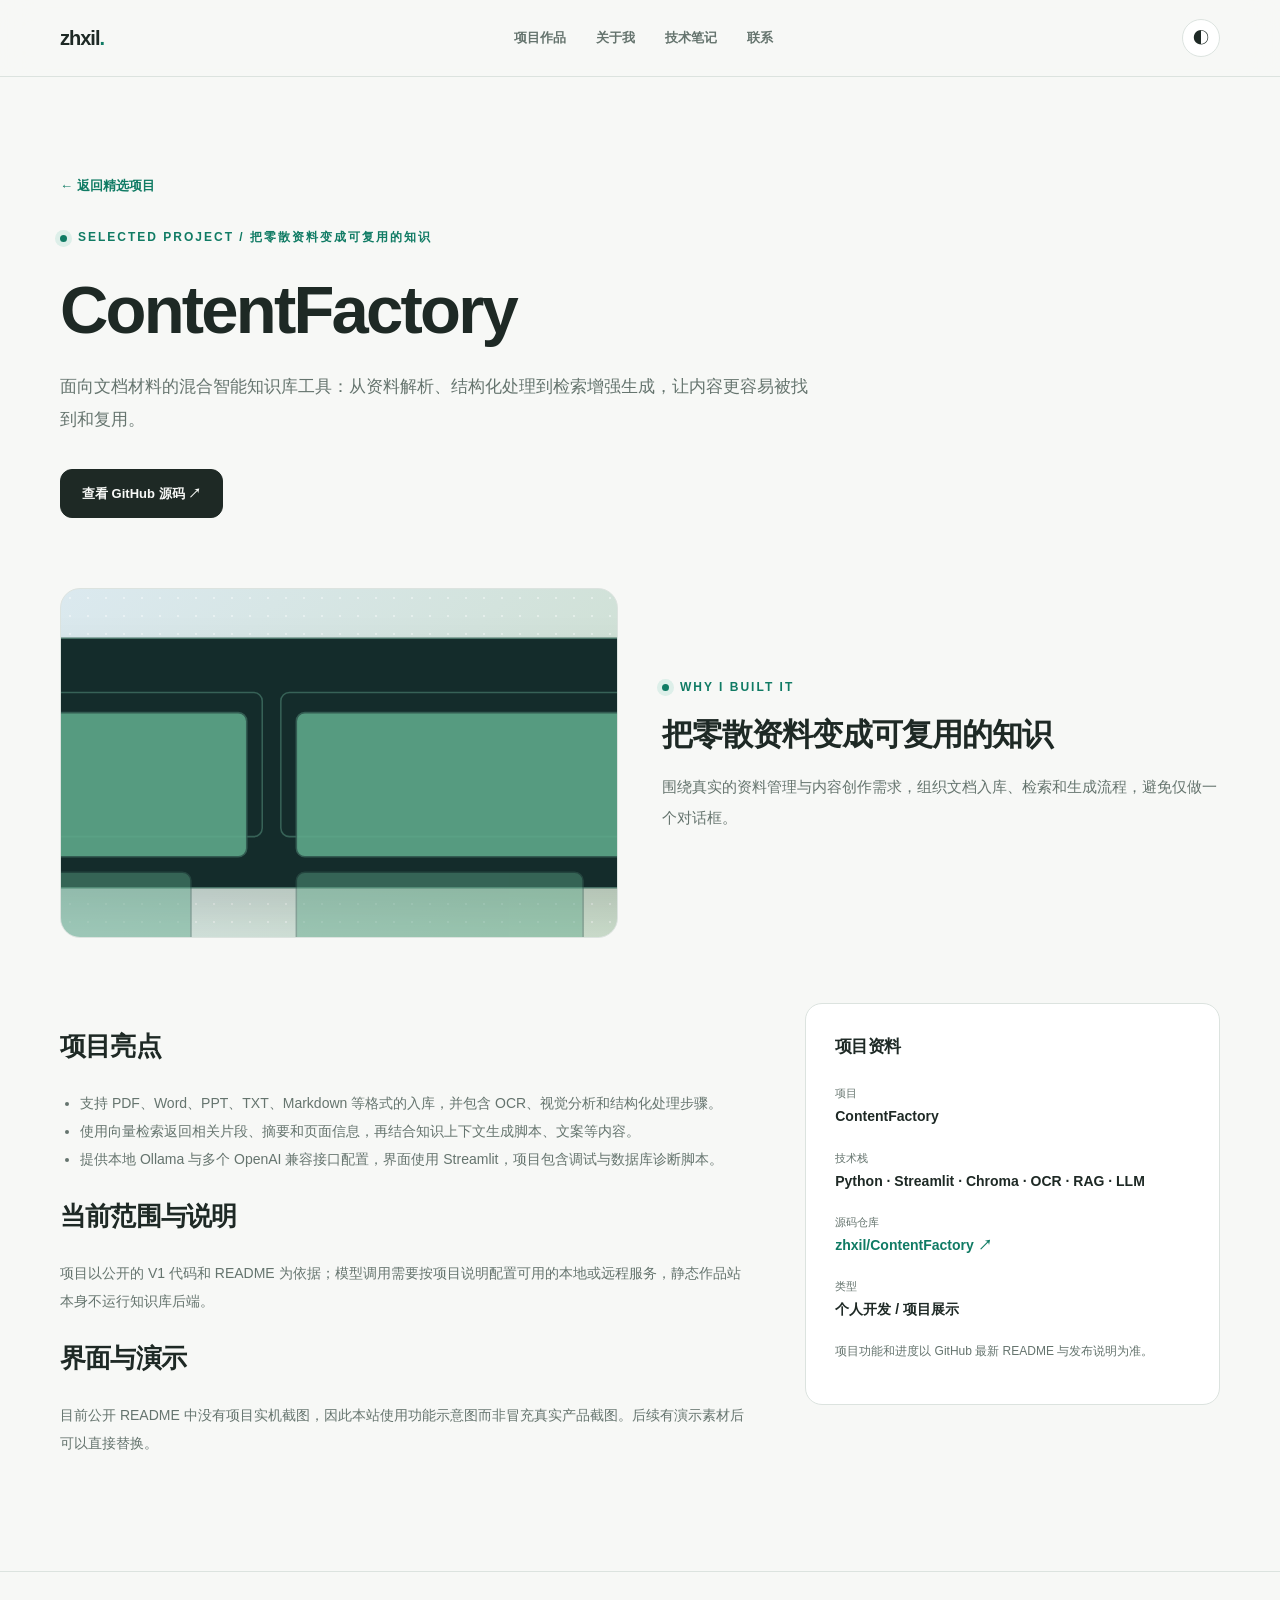
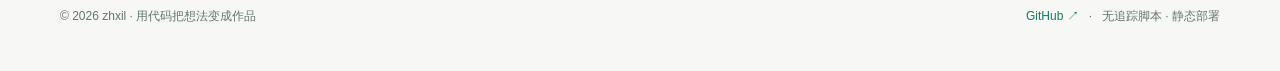
<file: projects/contentfactory.html>
<!doctype html><html lang="zh-CN"><head><meta charset="utf-8"><meta name="viewport" content="width=device-width,initial-scale=1"><meta name="theme-color" content="#f7f8f6"><meta name="description" content="面向文档材料的混合智能知识库工具：从资料解析、结构化处理到检索增强生成，让内容更容易被找到和复用。"><title>ContentFactory · zhxil</title><link rel="icon" href="../assets/favicon.svg" type="image/svg+xml"><link rel="stylesheet" href="../assets/style.css"><script defer src="../assets/site.js"></script></head><body><a href="#main" class="skip">跳转到正文</a><header class="site-header"><nav class="container nav" aria-label="主导航"><a class="brand" href="../index.html">zhxil<span class="dot">.</span></a><div class="navlinks"><a href="../index.html#work">项目作品</a><a href="../index.html#about">关于我</a><a href="../index.html#notes">技术笔记</a><a href="../index.html#contact">联系</a></div><div class="nav-actions"><button class="icon-btn" data-theme-toggle aria-label="切换明暗主题" title="切换主题">◐</button><button class="icon-btn mobile-menu" data-menu-toggle aria-label="打开导航" aria-expanded="false">☰</button></div></nav></header><main id="main"><div class="container"><section class="page-head"><a class="backlink" href="../index.html#work">← 返回精选项目</a><div class="eyebrow" style="margin-top:30px">Selected Project / 把零散资料变成可复用的知识</div><h1>ContentFactory</h1><p class="page-lead">面向文档材料的混合智能知识库工具：从资料解析、结构化处理到检索增强生成，让内容更容易被找到和复用。</p><div class="buttons"><a class="btn btn-primary" href="https://github.com/zhxil/ContentFactory" target="_blank" rel="noopener noreferrer">查看 GitHub 源码 ↗</a></div></section><div class="project-hero"><div><div class="cover ai"><div class="concept" role="img" aria-label="ContentFactory 知识处理流程装饰性示意图，并非应用截图"><div class="concept-top"><i></i><i></i><i></i></div><div class="concept-cols"><div><div class="concept-line"></div><div class="concept-line"></div><div class="concept-line"></div></div><div><div class="concept-line"></div><div class="concept-line"></div><div class="concept-line"></div><div class="concept-line" style="width:42%"></div></div></div></div></div></div><div><div class="eyebrow">Why I built it</div><h2 style="font-size:31px;letter-spacing:-1px;line-height:1.3;margin:17px 0">把零散资料变成可复用的知识</h2><p class="about-text">围绕真实的资料管理与内容创作需求，组织文档入库、检索和生成流程，避免仅做一个对话框。</p></div></div><div class="details"><article><h2>项目亮点</h2><ul><li>支持 PDF、Word、PPT、TXT、Markdown 等格式的入库，并包含 OCR、视觉分析和结构化处理步骤。</li><li>使用向量检索返回相关片段、摘要和页面信息，再结合知识上下文生成脚本、文案等内容。</li><li>提供本地 Ollama 与多个 OpenAI 兼容接口配置，界面使用 Streamlit，项目包含调试与数据库诊断脚本。</li></ul><h2>当前范围与说明</h2><p>项目以公开的 V1 代码和 README 为依据；模型调用需要按项目说明配置可用的本地或远程服务，静态作品站本身不运行知识库后端。</p><h2>界面与演示</h2><p>目前公开 README 中没有项目实机截图，因此本站使用功能示意图而非冒充真实产品截图。后续有演示素材后可以直接替换。</p></article><aside class="sidebar"><h2 style="font-size:17px;margin:0 0 23px">项目资料</h2><dl><dt>项目</dt><dd>ContentFactory</dd><dt>技术栈</dt><dd>Python · Streamlit · Chroma · OCR · RAG · LLM</dd><dt>源码仓库</dt><dd><a style="color:var(--accent);word-break:break-word" href="https://github.com/zhxil/ContentFactory" target="_blank" rel="noopener noreferrer">zhxil/ContentFactory ↗</a></dd><dt>类型</dt><dd>个人开发 / 项目展示</dd></dl><p style="font-size:12px;color:var(--muted);line-height:1.8">项目功能和进度以 GitHub 最新 README 与发布说明为准。</p></aside></div></div></main><footer class="footer" id="contact"><div class="container footer-row"><div>© 2026 zhxil · 用代码把想法变成作品</div><div><a href="https://github.com/zhxil" target="_blank" rel="noopener noreferrer">GitHub ↗</a> &nbsp; · &nbsp; 无追踪脚本 · 静态部署</div></div></footer></body></html>
</file>
<file: assets/style.css>
:root{color-scheme:light;--bg:#f7f8f6;--surface:#fff;--surface-2:#edf1ef;--ink:#1e2925;--muted:#65746e;--hair:#dce3df;--accent:#107b64;--accent-soft:#ddefe9;--dark:#102721;--shadow:0 24px 68px rgba(23,52,40,.09)}
html[data-theme='dark']{color-scheme:dark;--bg:#0e1716;--surface:#162421;--surface-2:#1a302b;--ink:#eef5ee;--muted:#a0b5a9;--hair:#29443a;--accent:#5dd5ad;--accent-soft:#204d3f;--dark:#07100e;--shadow:0 24px 68px rgba(0,0,0,.24)}
*{box-sizing:border-box}html{scroll-behavior:smooth}body{margin:0;background:var(--bg);color:var(--ink);font-family:Inter,'Segoe UI','PingFang SC','Microsoft Yahei',sans-serif;-webkit-font-smoothing:antialiased;line-height:1.65}a{text-decoration:none;color:inherit}button{font:inherit;cursor:pointer}img{max-width:100%;display:block}::selection{background:var(--accent-soft)}.container{width:min(1160px,calc(100% - 48px));margin:auto}.site-header{position:sticky;top:0;z-index:20;background:color-mix(in srgb,var(--bg) 91%,transparent);backdrop-filter:blur(16px);border-bottom:1px solid var(--hair)}.nav{min-height:76px;display:flex;align-items:center;justify-content:space-between;gap:22px}.brand{font-weight:850;letter-spacing:-1px;font-size:20px;white-space:nowrap}.brand .dot{color:var(--accent)}.navlinks{display:flex;gap:30px;align-items:center;font-size:13px;font-weight:650;color:var(--muted)}.navlinks a:hover,.navlinks a.active{color:var(--accent)}.nav-actions{display:flex;align-items:center;gap:12px}.icon-btn{border:1px solid var(--hair);border-radius:50%;background:var(--surface);height:38px;width:38px;display:grid;place-items:center;color:var(--ink)}.icon-btn:hover{border-color:var(--accent)}.mobile-menu{display:none}.eyebrow{display:flex;align-items:center;gap:11px;font-size:12px;color:var(--accent);font-weight:750;letter-spacing:2px;text-transform:uppercase}.eyebrow:before{content:'';width:7px;height:7px;border-radius:100%;background:var(--accent);box-shadow:0 0 0 5px var(--accent-soft)}.hero{padding:99px 0 86px;display:grid;grid-template-columns:1.05fr .95fr;align-items:center;gap:72px}.hero h1{font-size:clamp(48px,5.9vw,78px);line-height:1.18;letter-spacing:-3.7px;margin:24px 0 26px;font-weight:850}.hero h1 .highlight{color:var(--accent)}.hero-desc{font-size:17px;line-height:1.95;color:var(--muted);max-width:525px}.buttons{display:flex;gap:13px;margin-top:33px;flex-wrap:wrap}.btn{border:1px solid var(--ink);border-radius:12px;padding:13px 21px;font-weight:730;display:inline-flex;align-items:center;gap:9px;font-size:13px;transition:transform .2s,background .2s}.btn:hover{transform:translateY(-2px)}.btn-primary{background:var(--ink);color:var(--bg)}.btn-secondary{background:transparent;color:var(--ink);border-color:var(--hair)}.btn-small{padding:10px 15px}.hero-board{border:1px solid var(--hair);background:var(--surface);padding:16px;border-radius:24px;box-shadow:var(--shadow);transform:rotate(-1.2deg)}.board-header{display:flex;justify-content:space-between;align-items:center;padding:7px 9px 18px;color:var(--muted);font-size:12px}.lights{display:flex;gap:6px}.lights span{width:8px;height:8px;border-radius:50%;background:#e6c3b2}.lights span:nth-child(2){background:#e8d8a7}.lights span:nth-child(3){background:#afd5c5}.board-main{background:var(--dark);color:#d9ece2;border-radius:15px;padding:28px 25px 20px;min-height:335px;display:flex;flex-direction:column;justify-content:space-between}.board-code{font-family:'Cascadia Code',Consolas,monospace;line-height:2;font-size:13px;color:#a5c2b8}.board-code b{color:#8df0c7;font-weight:500}.board-code em{color:#d9bca4;font-style:normal}.board-code .dim{color:#5e8575}.board-stats{display:grid;grid-template-columns:1fr 1fr 1fr;gap:8px}.stat{border:1px solid #345446;border-radius:10px;padding:13px 9px}.stat strong{display:block;font-size:17px;color:#e7f5ec}.stat small{font-size:10px;color:#91b2a5}.section{padding:75px 0}.section-head{display:flex;justify-content:space-between;align-items:end;gap:30px;margin-bottom:37px}.section-title{font-size:clamp(29px,3.4vw,44px);line-height:1.23;letter-spacing:-1.8px;margin:12px 0 0;font-weight:825}.section-copy{color:var(--muted);max-width:480px;font-size:14px;line-height:1.9}.count{color:var(--accent);font-size:15px;vertical-align:top;margin-left:5px}.project-grid{display:grid;grid-template-columns:repeat(3,minmax(0,1fr));gap:20px}.project-card{border:1px solid var(--hair);background:var(--surface);border-radius:20px;overflow:hidden;display:flex;flex-direction:column;transition:transform .25s,box-shadow .25s}.project-card:hover{transform:translateY(-5px);box-shadow:var(--shadow)}.cover{height:226px;display:grid;place-items:center;overflow:hidden;position:relative;background:linear-gradient(140deg,#d9e9e5,#accabb)}html[data-theme='dark'] .cover{background:linear-gradient(145deg,#244f43,#18372e)}.cover::before{content:'';position:absolute;inset:0;opacity:.4;background-image:radial-gradient(#fff 1px,transparent 1px);background-size:18px 18px}.screen{position:relative;width:88%;height:auto;max-height:185px;object-fit:contain;filter:drop-shadow(0 12px 15px rgba(9,32,26,.25));border-radius:7px}.cover.iphone{background:linear-gradient(140deg,#efe5d4,#c8d9dc)}.cover.ai{background:linear-gradient(135deg,#dbe9ef,#cbddcb)}.concept{position:relative;width:86%;height:162px;background:#142c2b;border:1px solid #497367;border-radius:11px;padding:14px;color:#c6f7e3;box-shadow:0 15px 30px #0002}.concept-top{display:flex;gap:6px;padding-bottom:14px}.concept-top i{display:block;height:6px;width:6px;background:#4d9f7c;border-radius:50%}.concept-cols{display:grid;grid-template-columns:1fr 1.5fr;gap:11px}.concept-cols div{border:1px solid #376257;border-radius:6px;height:94px;padding:12px 9px}.concept-line{height:5px;background:#5ea88a;border-radius:5px;margin-bottom:9px;opacity:.9}.concept-line:nth-child(2){width:77%;opacity:.45}.concept-line:nth-child(3){width:60%;opacity:.6}.card-body{padding:24px;display:flex;flex-direction:column;flex:1}.tag-row{display:flex;gap:7px;flex-wrap:wrap;margin-bottom:15px}.tag{font-size:10px;letter-spacing:.3px;border-radius:6px;background:var(--surface-2);color:var(--muted);padding:5px 8px;font-weight:690}.card-body h3{font-size:23px;line-height:1.28;letter-spacing:-.7px;margin:0 0 10px}.card-body p{font-size:13px;line-height:1.9;color:var(--muted);margin:0 0 24px}.card-bottom{margin-top:auto;padding-top:14px;border-top:1px solid var(--hair);display:flex;align-items:center;justify-content:space-between;font-size:12px;font-weight:780;color:var(--accent)}.about-layout{display:grid;grid-template-columns:.95fr 1.05fr;gap:56px;align-items:start}.about-panel{background:var(--surface);border:1px solid var(--hair);padding:35px;border-radius:19px}.about-panel h3{font-size:16px;margin:0 0 18px}.skills{display:flex;flex-wrap:wrap;gap:9px}.skill{border:1px solid var(--hair);border-radius:8px;padding:7px 11px;color:var(--muted);font-size:12px}.about-text{font-size:15px;line-height:2.05;color:var(--muted)}.note-panel{border:1px solid var(--hair);background:var(--surface);border-radius:20px;padding:35px;display:flex;justify-content:space-between;gap:26px;align-items:center}.note-panel p{color:var(--muted);font-size:14px;margin:9px 0 0}.note-symbol{border:1px solid var(--hair);color:var(--accent);background:var(--accent-soft);display:grid;place-items:center;width:76px;height:76px;border-radius:20px;font-size:32px;flex-shrink:0}.footer{border-top:1px solid var(--hair);margin-top:100px;padding:35px 0 44px;color:var(--muted);font-size:12px}.footer-row{display:flex;justify-content:space-between;gap:16px;align-items:center}.footer a{color:var(--accent)}.page-head{padding:95px 0 35px}.page-head h1{font-size:clamp(40px,6vw,67px);line-height:1.18;letter-spacing:-2.8px;margin:22px 0}.page-lead{font-size:17px;line-height:1.9;color:var(--muted);max-width:760px}.project-hero{display:grid;grid-template-columns:1fr 1fr;gap:44px;align-items:center;margin:35px auto 0}.project-hero .cover{height:350px;border-radius:20px;border:1px solid var(--hair)}.project-hero .screen{max-height:285px}.project-hero .concept{transform:scale(1.55)}.details{display:grid;grid-template-columns:1.25fr .75fr;gap:54px;margin-top:65px}.details h2{font-size:26px;letter-spacing:-.8px}.details p,.details li{font-size:14px;color:var(--muted);line-height:2}.details ul{padding-left:20px}.sidebar{background:var(--surface);border:1px solid var(--hair);border-radius:17px;padding:29px;align-self:start}.sidebar dt{font-size:11px;color:var(--muted);margin-bottom:3px}.sidebar dd{font-size:14px;margin:0 0 20px;font-weight:690}.gallery{display:grid;grid-template-columns:repeat(2,1fr);gap:15px;margin-top:24px}.gallery figure{margin:0;background:var(--surface);border:1px solid var(--hair);border-radius:13px;padding:14px}.gallery img{width:100%;aspect-ratio:16/10;object-fit:contain}.gallery figcaption{font-size:11px;color:var(--muted);padding-top:10px}.backlink{font-size:13px;color:var(--accent);font-weight:750}.skip{position:absolute;left:-10000px}.skip:focus{left:20px;top:20px;z-index:30;background:var(--surface);padding:12px}hr{border:0;border-top:1px solid var(--hair);margin:28px 0}
@media(max-width:900px){.hero{gap:30px;grid-template-columns:1fr 1fr}.hero h1{font-size:52px}.project-grid{grid-template-columns:repeat(2,minmax(0,1fr))}.about-layout,.details{gap:28px}.project-hero{gap:22px}}@media(max-width:700px){.container{width:min(100% - 32px,580px)}.nav{min-height:68px}.navlinks{display:none;position:absolute;left:0;right:0;top:68px;background:var(--surface);border-bottom:1px solid var(--hair);padding:25px;flex-direction:column;align-items:flex-start}.navlinks.is-open{display:flex}.mobile-menu{display:grid}.hero{grid-template-columns:1fr;padding:68px 0 50px;gap:45px}.hero h1{font-size:clamp(46px,11vw,65px);letter-spacing:-2.6px}.hero-desc{font-size:15px}.hero-board{max-width:550px}.section{padding:58px 0}.section-head{display:block}.project-grid,.about-layout,.details,.project-hero{grid-template-columns:1fr}.section-copy{margin-top:14px}.cover{height:238px}.note-panel{padding:24px}.note-symbol{width:56px;height:56px;font-size:24px}.footer-row{flex-direction:column;align-items:flex-start}.page-head{padding:60px 0 20px}.project-hero{margin-top:0}.project-hero .cover{height:280px}.project-hero .concept{transform:scale(1.1)}.gallery{grid-template-columns:1fr}.details{margin-top:38px}.footer{margin-top:60px}}@media(prefers-reduced-motion:reduce){html{scroll-behavior:auto}.project-card,.btn{transition:none}}

/* V0.2: four featured projects */
@media (min-width:701px){.project-grid{grid-template-columns:repeat(2,minmax(0,1fr));gap:24px}.project-grid .cover{height:265px}.project-grid .screen{max-height:218px}}
.cover.luma{background:linear-gradient(135deg,#e1e7f4,#b7cad9)}html[data-theme=dark] .cover.luma{background:linear-gradient(135deg,#243956,#172d3b)}
</file>
